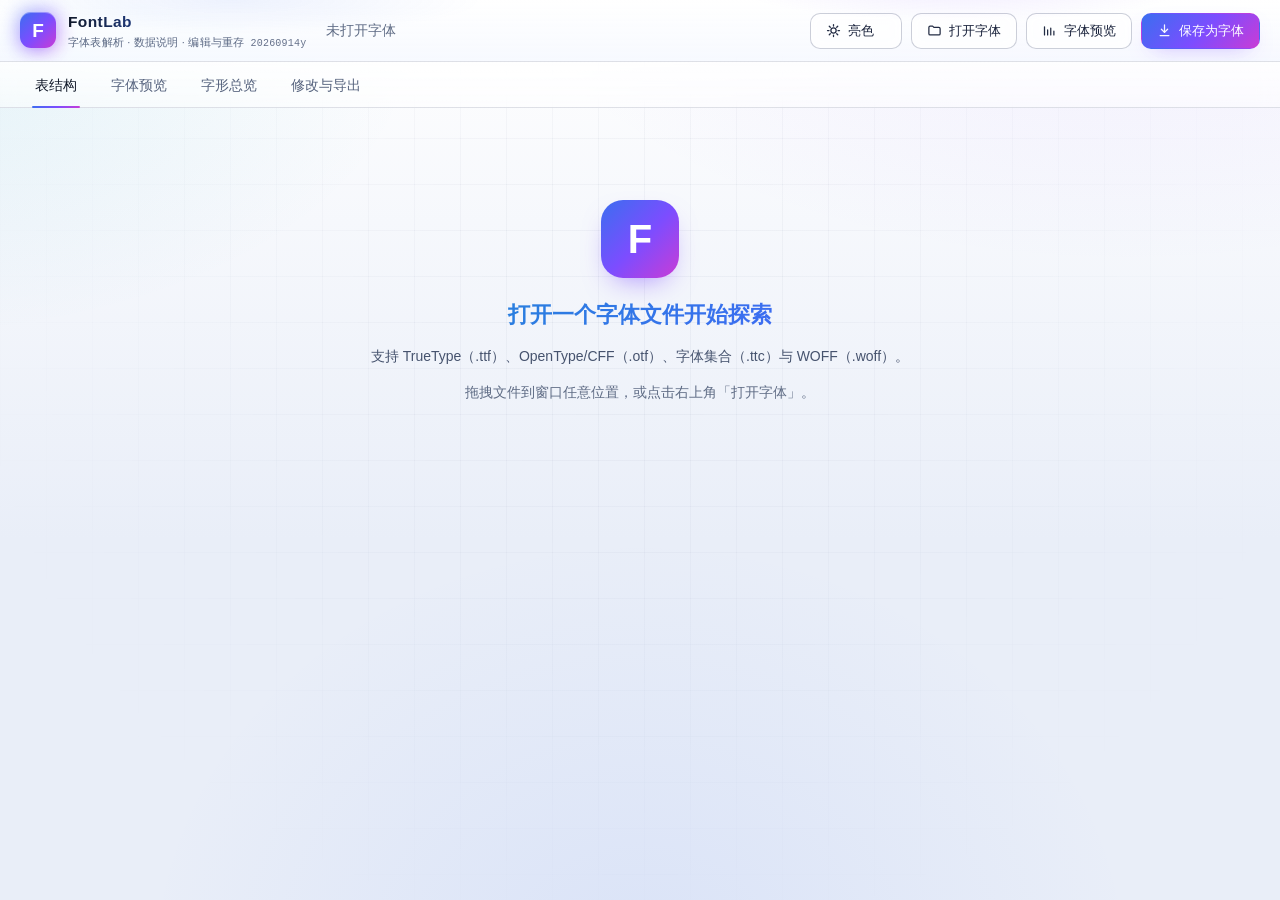
<file: html字体解析/index.html>
<!DOCTYPE html>
<html lang="zh-CN">
<head>
<meta charset="utf-8">
<meta name="viewport" content="width=device-width, initial-scale=1">
<meta name="theme-color" id="metaTheme" content="#070b16">
<title>FontLab · 字体表解析与编辑工具</title>
<script>
  /* 在样式表之前确定主题，避免首屏闪一下再切换 */
  (function () {
    try {
      var saved = localStorage.getItem('fontlab-theme');
      var t = saved === 'light' || saved === 'dark'
        ? saved
        : (window.matchMedia && window.matchMedia('(prefers-color-scheme: light)').matches ? 'light' : 'dark');
      document.documentElement.setAttribute('data-theme', t);
    } catch (e) {
      document.documentElement.setAttribute('data-theme', 'dark');
    }
  })();
</script>
<link rel="icon" href="data:image/svg+xml,%3Csvg xmlns='http://www.w3.org/2000/svg' viewBox='0 0 32 32'%3E%3Crect width='32' height='32' rx='7' fill='%233f7bff'/%3E%3Ctext x='16' y='23' font-family='Georgia,serif' font-size='20' font-weight='bold' text-anchor='middle' fill='white'%3EF%3C/text%3E%3C/svg%3E">
<link rel="stylesheet" href="css/style.css?v=20260914y">
</head>
<body class="view-tables">
<header class="topbar">
  <div class="brand">
    <span class="logo">F</span>
    <div>
      <div class="brand-title">FontLab</div>
      <div class="brand-sub">字体表解析 · 数据说明 · 编辑与重存<span id="buildTag" class="build-tag"></span></div>
    </div>
  </div>
  <div class="file-info" id="fileInfo"><span class="muted">未打开字体</span></div>
  <div class="actions">
    <input type="file" id="fileInput" accept=".ttf,.otf,.ttc,.woff,.otc,.ttf,.TTF,.OTF" hidden>
    <button class="btn" id="btnTheme" title="切换亮色 / 暗色主题（快捷键 T）" aria-label="切换主题">
      <svg class="bi" id="themeIcon" viewBox="0 0 24 24" fill="none" stroke="currentColor" stroke-width="2" stroke-linecap="round" stroke-linejoin="round"></svg>
      <span id="themeText">暗色</span>
    </button>
    <button class="btn" id="btnOpen"><svg class="bi" viewBox="0 0 24 24" fill="none" stroke="currentColor" stroke-width="2" stroke-linecap="round" stroke-linejoin="round"><path d="M3 7a2 2 0 0 1 2-2h4l2 2h8a2 2 0 0 1 2 2v8a2 2 0 0 1-2 2H5a2 2 0 0 1-2-2z"/></svg>打开字体</button>
    <button class="btn" id="btnPreview"><svg class="bi" viewBox="0 0 24 24" fill="none" stroke="currentColor" stroke-width="2" stroke-linecap="round" stroke-linejoin="round"><path d="M4 19V6M9 19V11M14 19V8M19 19v-6"/></svg>字体预览</button>
    <button class="btn primary" id="btnSave" title="Ctrl+S"><svg class="bi" viewBox="0 0 24 24" fill="none" stroke="currentColor" stroke-width="2" stroke-linecap="round" stroke-linejoin="round"><path d="M12 3v12"/><path d="m7 10 5 5 5-5"/><path d="M5 20h14"/></svg>保存为字体</button>
  </div>
</header>

<nav class="tabs" id="tabs">
  <button data-view="tables" class="active">表结构</button>
  <button data-view="preview">字体预览</button>
  <button data-view="glyphs">字形总览</button>
  <button data-view="changes">修改与导出</button>
</nav>

<main>
  <aside id="sidebar"></aside>
  <section id="content"></section>
</main>

<div id="dropzone"><div class="dz-inner">释放以打开字体文件<br><span class="muted">支持 .ttf / .otf / .ttc / .woff</span></div></div>
<div id="toasts"></div>

<script src="js/util.js?v=20260914y"></script>
<script src="js/binary.js?v=20260914y"></script>
<script src="js/sfnt.js?v=20260914y"></script>
<script src="js/tables/common.js?v=20260914y"></script>
<script src="js/tables/basic.js?v=20260914y"></script>
<script src="js/tables/os2.js?v=20260914y"></script>
<script src="js/tables/name.js?v=20260914y"></script>
<script src="js/tables/cmap.js?v=20260914y"></script>
<script src="js/glyf.js?v=20260914y"></script>
<script src="js/gvar.js?v=20260914y"></script>
<script src="js/tables/kern.js?v=20260914y"></script>
<script src="js/tables/layout.js?v=20260914y"></script>
<script src="js/tables/cff.js?v=20260914y"></script>
<script src="js/tables/misc.js?v=20260914y"></script>
<script src="js/font.js?v=20260914y"></script>
<script src="js/app.js?v=20260914y"></script>
</body>
</html>
</file>
<file: html字体解析/css/style.css>
/* =========================================================================
 * FontLab 样式表 —— 主题：暗色（默认）/ 亮色
 *
 * 所有颜色都收敛到 CSS 变量：切换 <html data-theme="light|dark"> 即可整体换肤，
 * 只有排版/尺寸类变量两套主题共用。两套配色的强调色也各有取舍：
 *   暗色 —— 亮蓝紫 + 深空底，适合长时间读写十六进制；
 *   亮色 —— 稍深的蓝紫 + 纸白底，保证在浅底上的对比度（WCAG 大致 ≥ 4.5:1）。
 * ========================================================================= */

/* ---------------- 共用变量（形状 / 排版 / 强调色语义） ---------------- */
:root {
  --mono: ui-monospace, SFMono-Regular, "SF Mono", Menlo, Consolas, "Liberation Mono", monospace;
  --radius: 14px;
  --radius-sm: 9px;
  --header-h: 62px;
  --stick-top: 118px;
}

/* ---------------- 暗色（默认） ---------------- */
:root,
:root[data-theme="dark"] {
  color-scheme: dark;

  --bg-0: #070b16;
  --bg-1: #0b1122;
  --bg-2: #111a30;
  --aura-1: rgba(160, 107, 255, .20);
  --aura-2: rgba(51, 214, 255, .14);
  --aura-3: rgba(91, 140, 255, .13);
  --grid-line: rgba(255, 255, 255, .022);

  --panel: rgba(255, 255, 255, .035);
  --panel-2: rgba(255, 255, 255, .06);
  --panel-solid: #101a2f;
  --surface-1: rgba(255, 255, 255, .05);
  --surface-2: rgba(255, 255, 255, .035);
  --surface-3: rgba(255, 255, 255, .016);
  --surface-4: rgba(255, 255, 255, .022);
  --hover: rgba(255, 255, 255, .10);
  --hover-border: rgba(255, 255, 255, .28);

  --inset-1: rgba(0, 0, 0, .28);
  --inset-2: rgba(0, 0, 0, .32);
  --inset-3: rgba(0, 0, 0, .45);
  --row-alt: rgba(255, 255, 255, .016);

  --line: rgba(255, 255, 255, .09);
  --line-2: rgba(255, 255, 255, .055);
  --line-strong: rgba(255, 255, 255, .16);

  --topbar-bg: linear-gradient(180deg, rgba(16, 24, 46, .92), rgba(10, 16, 32, .86));
  --tabs-bg: linear-gradient(180deg, rgba(10, 16, 32, .8), rgba(10, 16, 32, .35));
  --overlay-a: rgba(24, 34, 60, .96);
  --overlay-b: rgba(14, 20, 38, .96);
  --th-bg: linear-gradient(180deg, #1b2540, #151d33);
  --mini-th-bg: linear-gradient(180deg, #1b2540, rgba(24, 32, 57, .5));
  --dropzone-bg: radial-gradient(circle at 50% 40%, rgba(91, 140, 255, .22), rgba(5, 8, 18, .78));
  --matrix-head-line: rgba(255, 255, 255, .16);

  --ink: #e9eefb;
  --ink-2: #b6c2da;
  --muted: #7f8ca8;
  --ink-strong: #d8e3ff;
  --ink-chip: #d9e6ff;
  --ink-tag: #8fb0ff;
  --ink-tag-active: #cfe0ff;
  --ink-hex: #b9c7e4;
  --badge-ink: #d5e0ff;
  --sub-1: #8b98b4;
  --sub-2: #6f7d99;
  --sub-3: #93a1bd;
  --tab-idle: #9aa7c2;
  --tab-active: #ffffff;
  --placeholder: #6b7794;

  --accent: #5b8cff;
  --accent-2: #a06bff;
  --accent-3: #33d6ff;
  --accent-soft: rgba(91, 140, 255, .14);
  --grad: linear-gradient(135deg, #5b8cff 0%, #8b5cf6 52%, #d946ef 100%);
  --grad-2: linear-gradient(135deg, #33d6ff 0%, #5b8cff 60%, #a06bff 100%);
  --grad-text: linear-gradient(92deg, #fff, #c7d6ff 60%, #e5c8ff);
  --ok: #3ddc97;
  --warn: #ffc247;
  --danger: #ff6b6b;
  --danger-ink: #ffb4b4;
  --note-info-bg: linear-gradient(90deg, rgba(91, 140, 255, .14), rgba(91, 140, 255, .04));
  --note-info-ink: #cfe0ff;
  --note-warn-bg: linear-gradient(90deg, rgba(255, 194, 71, .14), rgba(255, 194, 71, .04));
  --note-warn-ink: #ffe4b0;

  --shadow-1: 0 1px 2px rgba(0, 0, 0, .35);
  --shadow-2: 0 10px 30px -12px rgba(0, 0, 0, .65);
  --shadow-glow: 0 0 0 1px rgba(91, 140, 255, .25), 0 8px 30px -8px rgba(91, 140, 255, .45);
  --brand-shadow: 0 6px 20px -6px rgba(139, 92, 246, .9);
  --cta-shadow: 0 8px 22px -10px rgba(139, 92, 246, .95);
  --cta-shadow-2: 0 12px 30px -10px rgba(139, 92, 246, 1);
  --glow-accent: rgba(91, 140, 255, 1);
  --card-top-line: linear-gradient(90deg, transparent, rgba(139, 92, 246, .55), rgba(91, 140, 255, .5), transparent);

  --scroll-thumb: linear-gradient(180deg, rgba(255, 255, 255, .20), rgba(255, 255, 255, .10));
  --scroll-thumb-hover: linear-gradient(180deg, rgba(91, 140, 255, .55), rgba(160, 107, 255, .45));
  --sel-bg: rgba(91, 140, 255, .35);
  --focus-ring: 0 0 0 3px rgba(91, 140, 255, .16);
  --wash-hover: rgba(91, 140, 255, .10);
  --wash-hover-soft: rgba(91, 140, 255, .055);
  --wash-hover-strong: rgba(91, 140, 255, .085);
  --wash-strong: rgba(91, 140, 255, .12);
  --selected-row: linear-gradient(90deg, rgba(91, 140, 255, .24), rgba(160, 107, 255, .16));
  --active-item: linear-gradient(90deg, rgba(91, 140, 255, .20), rgba(160, 107, 255, .09) 70%, transparent);
  --canvas-bg: radial-gradient(circle at 50% 45%, rgba(160, 107, 255, .14), rgba(0, 0, 0, .3));
  --gd-bg: radial-gradient(circle at 50% 40%, rgba(91, 140, 255, .13), rgba(0, 0, 0, .25));
  --preview-bg: radial-gradient(700px 220px at 12% 0%, rgba(91, 140, 255, .16), transparent 70%),
                linear-gradient(180deg, rgba(255, 255, 255, .05), rgba(255, 255, 255, .015));
  --cell-solid: #141d33;
  --swatch-border: rgba(255, 255, 255, .35);
  --swatch-shadow: 0 2px 8px -3px rgba(0, 0, 0, .9);
  --tag-glow: 0 0 12px rgba(91, 140, 255, .9);
  --dot-glow: 0 0 9px rgba(160, 107, 255, .95);
  --primary-sheen: linear-gradient(120deg, transparent 20%, rgba(255, 255, 255, .38), transparent 80%);
  --toast-error: linear-gradient(180deg, #ff6b6b, #b4264d);
  --toast-warn: linear-gradient(180deg, #ffc247, #d67b00);
  --toast-success: linear-gradient(180deg, #3ddc97, #128a5e);

  --glyph-solid: #ffffff;     /* 检查器里的字形轮廓：暗色主题用白 */
  --guide-base: #ff9f45;
  --guide-org: #49e0a0;
}

/* ---------------- 亮色 ---------------- */
:root[data-theme="light"] {
  color-scheme: light;

  --bg-0: #e9eef8;
  --bg-1: #ffffff;
  --bg-2: #e7ecf6;
  --aura-1: rgba(124, 77, 255, .10);
  --aura-2: rgba(10, 156, 192, .10);
  --aura-3: rgba(59, 110, 240, .09);
  --grid-line: rgba(23, 37, 84, .045);

  --panel: rgba(255, 255, 255, .78);
  --panel-2: rgba(255, 255, 255, .92);
  --panel-solid: #ffffff;
  --surface-1: rgba(255, 255, 255, .78);
  --surface-2: rgba(255, 255, 255, .55);
  --surface-3: rgba(23, 37, 84, .02);
  --surface-4: rgba(255, 255, 255, .45);
  --hover: rgba(23, 37, 84, .06);
  --hover-border: rgba(23, 37, 84, .22);

  --inset-1: rgba(23, 37, 84, .045);
  --inset-2: rgba(23, 37, 84, .06);
  --inset-3: rgba(23, 37, 84, .09);
  --row-alt: rgba(23, 37, 84, .025);

  --line: rgba(23, 37, 84, .14);
  --line-2: rgba(23, 37, 84, .085);
  --line-strong: rgba(23, 37, 84, .22);

  --topbar-bg: linear-gradient(180deg, rgba(255, 255, 255, .94), rgba(246, 249, 255, .9));
  --tabs-bg: linear-gradient(180deg, rgba(255, 255, 255, .88), rgba(255, 255, 255, .5));
  --overlay-a: rgba(255, 255, 255, .97);
  --overlay-b: rgba(247, 250, 255, .97);
  --th-bg: linear-gradient(180deg, #eef2fb, #e5ebf7);
  --mini-th-bg: linear-gradient(180deg, #eef2fb, rgba(229, 235, 247, .6));
  --dropzone-bg: radial-gradient(circle at 50% 40%, rgba(59, 110, 240, .16), rgba(230, 236, 248, .92));
  --matrix-head-line: rgba(23, 37, 84, .18);

  --ink: #17203a;
  --ink-2: #46536e;
  --muted: #5f6c85;
  --ink-strong: #22304d;
  --ink-chip: #26365a;
  --ink-tag: #2f5bd0;
  --ink-tag-active: #1f47b8;
  --ink-hex: #3c4a66;
  --badge-ink: #2a4a9e;
  --sub-1: #5c6a85;
  --sub-2: #64708a;
  --sub-3: #55637d;
  --tab-idle: #55627d;
  --tab-active: #101828;
  --placeholder: #838fa6;

  --accent: #3b6ef0;
  --accent-2: #7c4dff;
  --accent-3: #0a9cc0;
  --accent-soft: rgba(59, 110, 240, .12);
  --grad: linear-gradient(135deg, #3b6ef0 0%, #7c4dff 52%, #c93cd6 100%);
  --grad-2: linear-gradient(135deg, #0a9cc0 0%, #3b6ef0 60%, #7c4dff 100%);
  --grad-text: linear-gradient(92deg, #101828, #2f5bd0 60%, #7c4dff);
  --ok: #0f8a5f;
  --warn: #a86400;
  --danger: #d33b3b;
  --danger-ink: #b42626;
  --note-info-bg: linear-gradient(90deg, rgba(59, 110, 240, .12), rgba(59, 110, 240, .03));
  --note-info-ink: #1f3f8f;
  --note-warn-bg: linear-gradient(90deg, rgba(168, 100, 0, .12), rgba(168, 100, 0, .03));
  --note-warn-ink: #7a4a00;

  --shadow-1: 0 1px 2px rgba(23, 37, 84, .10);
  --shadow-2: 0 10px 30px -14px rgba(23, 37, 84, .28);
  --shadow-glow: 0 0 0 1px rgba(59, 110, 240, .18), 0 8px 30px -10px rgba(59, 110, 240, .3);
  --brand-shadow: 0 6px 18px -8px rgba(124, 77, 255, .5);
  --cta-shadow: 0 8px 22px -12px rgba(124, 77, 255, .55);
  --cta-shadow-2: 0 12px 28px -12px rgba(124, 77, 255, .65);
  --glow-accent: rgba(59, 110, 240, .45);
  --card-top-line: linear-gradient(90deg, transparent, rgba(124, 77, 255, .4), rgba(59, 110, 240, .35), transparent);

  --scroll-thumb: linear-gradient(180deg, rgba(23, 37, 84, .22), rgba(23, 37, 84, .12));
  --scroll-thumb-hover: linear-gradient(180deg, rgba(59, 110, 240, .5), rgba(124, 77, 255, .4));
  --sel-bg: rgba(59, 110, 240, .22);
  --focus-ring: 0 0 0 3px rgba(59, 110, 240, .18);
  --wash-hover: rgba(59, 110, 240, .07);
  --wash-hover-soft: rgba(59, 110, 240, .045);
  --wash-hover-strong: rgba(59, 110, 240, .07);
  --wash-strong: rgba(59, 110, 240, .1);
  --selected-row: linear-gradient(90deg, rgba(59, 110, 240, .16), rgba(124, 77, 255, .10));
  --active-item: linear-gradient(90deg, rgba(59, 110, 240, .14), rgba(124, 77, 255, .06) 70%, transparent);
  --canvas-bg: radial-gradient(circle at 50% 45%, rgba(124, 77, 255, .08), rgba(255, 255, 255, .55));
  --gd-bg: radial-gradient(circle at 50% 40%, rgba(59, 110, 240, .08), rgba(255, 255, 255, .6));
  --preview-bg: radial-gradient(700px 220px at 12% 0%, rgba(59, 110, 240, .10), transparent 70%),
                linear-gradient(180deg, rgba(255, 255, 255, .8), rgba(255, 255, 255, .5));
  --cell-solid: #ffffff;
  --swatch-border: rgba(23, 37, 84, .3);
  --swatch-shadow: 0 2px 6px -2px rgba(23, 37, 84, .45);
  --tag-glow: 0 0 10px rgba(59, 110, 240, .35);
  --dot-glow: 0 0 8px rgba(124, 77, 255, .55);
  --primary-sheen: linear-gradient(120deg, transparent 20%, rgba(255, 255, 255, .45), transparent 80%);
  --toast-error: linear-gradient(180deg, #e04545, #a01830);
  --toast-warn: linear-gradient(180deg, #d98700, #a35c00);
  --toast-success: linear-gradient(180deg, #12996b, #0a6b4b);

  --glyph-solid: #000000;     /* 检查器里的字形轮廓：亮色主题用黑 */
  --guide-base: #cf7010;
  --guide-org: #0f9b6c;
}

* { box-sizing: border-box; }
html, body { height: 100%; }
body {
  margin: 0;
  color: var(--ink);
  background:
    radial-gradient(1100px 620px at 88% -12%, var(--aura-1), transparent 60%),
    radial-gradient(900px 520px at -8% 4%, var(--aura-2), transparent 58%),
    radial-gradient(800px 700px at 50% 108%, var(--aura-3), transparent 62%),
    linear-gradient(180deg, var(--bg-1), var(--bg-0) 60%);
  background-attachment: fixed;
  font: 14px/1.55 -apple-system, BlinkMacSystemFont, "Segoe UI", "PingFang SC",
        "Hiragino Sans GB", "Microsoft YaHei", "Source Han Sans SC", sans-serif;
  -webkit-font-smoothing: antialiased;
}
body::before {
  /* 极淡的网格纹理，增加质感 */
  content: '';
  position: fixed; inset: 0; pointer-events: none; z-index: 0;
  background-image:
    linear-gradient(var(--grid-line) 1px, transparent 1px),
    linear-gradient(90deg, var(--grid-line) 1px, transparent 1px);
  background-size: 46px 46px, 46px 46px;
  mask-image: radial-gradient(circle at 50% 30%, #000 0%, transparent 78%);
}
main, .topbar, .tabs, #toasts, #dropzone { position: relative; z-index: 1; }

.muted { color: var(--muted); }
.small { font-size: 12px; }
.ok { color: var(--ok); }
.warn { color: var(--warn); }
::selection { background: var(--sel-bg); }

/* 滚动条 */
* { scrollbar-width: thin; scrollbar-color: var(--line-strong) transparent; }
::-webkit-scrollbar { width: 11px; height: 11px; }
::-webkit-scrollbar-track { background: transparent; }
::-webkit-scrollbar-thumb {
  background: var(--scroll-thumb);
  border-radius: 20px; border: 3px solid transparent; background-clip: padding-box;
}
::-webkit-scrollbar-thumb:hover { background: var(--scroll-thumb-hover); background-clip: padding-box; }

/* ---------------- 顶栏 ---------------- */
.topbar {
  display: flex; align-items: center; gap: 20px;
  height: var(--header-h); padding: 0 20px;
  background: var(--topbar-bg);
  border-bottom: 1px solid var(--line);
  backdrop-filter: blur(14px) saturate(140%);
  position: sticky; top: 0; z-index: 30;
  overflow: hidden;
}
.topbar::after {
  /* 顶部流光（亮色主题下减弱，避免脏） */
  content: '';
  position: absolute; left: -20%; right: -20%; top: -140%; height: 260%;
  background:
    radial-gradient(closest-side, var(--aura-3), transparent 70%) 12% 60%/40% 60% no-repeat,
    radial-gradient(closest-side, var(--aura-1), transparent 70%) 78% 40%/36% 60% no-repeat;
  animation: aurora 18s ease-in-out infinite alternate;
  pointer-events: none;
}
@keyframes aurora {
  0%   { transform: translate3d(-2%, 0, 0) scale(1); opacity: .85; }
  100% { transform: translate3d(3%, 2%, 0) scale(1.08); opacity: 1; }
}
.brand { display: flex; align-items: center; gap: 12px; min-width: 218px; }
.logo {
  width: 36px; height: 36px; border-radius: 11px; display: grid; place-items: center;
  background: var(--grad); font-weight: 800; font-size: 19px; color: #fff;
  box-shadow: var(--brand-shadow), inset 0 1px 0 rgba(255, 255, 255, .35);
  position: relative;
}
.logo::after {
  content: ''; position: absolute; inset: -3px; border-radius: 14px;
  background: var(--grad); filter: blur(9px); opacity: .45; z-index: -1;
}
.brand-title {
  font-weight: 750; letter-spacing: .4px; font-size: 15.5px;
  background: var(--grad-text);
  -webkit-background-clip: text; background-clip: text; color: transparent;
}
.brand-sub { font-size: 11px; color: var(--sub-1); letter-spacing: .2px; }
.build-tag { color: var(--sub-2); font-family: var(--mono); font-size: 10px; }

/* 轮廓预览（浏览器拒绝该字体时的兜底：由工具自己解析 glyf 轮廓绘制） */
.outline-svg { display: block; color: var(--ink-strong); max-width: 100%; height: auto; }
.pv-line .outline-svg { display: inline-block; vertical-align: middle; }
.pv-size { display: inline-block; min-width: 44px; color: var(--sub-2); font-family: var(--mono); font-size: 11px; }
.gc-outline { display: flex; align-items: center; justify-content: center; }
.outline-cell { width: 30px; height: 30px; color: var(--glyph-solid); }

/* 字形轮廓为纯色：暗色主题白、亮色主题黑（当前色由容器 color 决定） */
.guide-base { stroke: var(--guide-base); }
.guide-origin { stroke: var(--guide-org); }

.file-info { flex: 1; min-width: 0; }
.fi-name { font-weight: 650; font-size: 15px; white-space: nowrap; overflow: hidden; text-overflow: ellipsis; }
.fi-sub { font-size: 11.5px; color: var(--sub-3); white-space: nowrap; overflow: hidden; text-overflow: ellipsis; font-family: var(--mono); }
.fi-ttc { margin-top: 3px; }
.ttc-select {
  background: var(--surface-1); color: var(--ink); border: 1px solid var(--line-strong);
  border-radius: 8px; padding: 2px 8px; font-size: 12px;
}
.ttc-select:hover { border-color: var(--accent); }

.actions { display: flex; gap: 9px; }
.bi { width: 15px; height: 15px; flex: none; opacity: .95; }
.btn { display: inline-flex; align-items: center; gap: 7px; }

/* 按钮 */
.btn {
  position: relative; overflow: hidden;
  border: 1px solid var(--line-strong); background: var(--surface-1); color: var(--ink);
  padding: 8px 15px; border-radius: 10px; cursor: pointer; font-size: 13px; font-weight: 560;
  transition: transform .14s ease, box-shadow .2s ease, background .2s ease, border-color .2s ease;
  backdrop-filter: blur(6px);
}
.btn:hover { background: var(--hover); border-color: var(--hover-border); transform: translateY(-1px); }
.btn:active { transform: translateY(0) scale(.985); }
.btn.primary {
  background: var(--grad); border-color: transparent; color: #fff;
  box-shadow: var(--cta-shadow);
}
.btn.primary::after {
  content: ''; position: absolute; inset: 0;
  background: var(--primary-sheen);
  transform: translateX(-120%); transition: transform .6s ease;
}
.btn.primary:hover::after { transform: translateX(120%); }
.btn.primary:hover { box-shadow: var(--cta-shadow-2); }
.btn.tiny { padding: 3px 9px; font-size: 11.5px; border-radius: 7px; }
.btn.small { padding: 5px 11px; font-size: 12.5px; }
.btn.danger { color: var(--danger-ink); border-color: var(--danger); background: var(--accent-soft); background-image: none; }
.btn.danger:hover { border-color: var(--danger); }
/* 主题切换按钮 */
#btnTheme { min-width: 92px; }
#btnTheme .bi { transition: transform .35s cubic-bezier(.22, .8, .3, 1); }
#btnTheme:hover .bi { transform: rotate(35deg) scale(1.08); }
/* 有未保存修改时，保存按钮呼吸发光 */
#btnSave.has-changes {
  animation: pulseCTA 2.4s ease-in-out infinite;
}
@keyframes pulseCTA {
  0%, 100% { box-shadow: var(--cta-shadow); }
  50% { box-shadow: var(--cta-shadow-2); }
}

/* ---------------- 视图切换 ---------------- */
.tabs {
  display: flex; gap: 4px; padding: 6px 20px 0;
  background: var(--tabs-bg);
  backdrop-filter: blur(10px);
  border-bottom: 1px solid var(--line);
  position: sticky; top: var(--header-h); z-index: 29;
}
.tabs button {
  position: relative; background: none; border: none; color: var(--tab-idle);
  padding: 9px 15px 12px; cursor: pointer; font-size: 13.5px; font-weight: 560;
  transition: color .2s ease;
}
.tabs button:hover { color: var(--tab-active); }
.tabs button::after {
  content: ''; position: absolute; left: 12px; right: 12px; bottom: -1px; height: 2px;
  background: var(--grad); border-radius: 2px; opacity: 0; transform: scaleX(.4);
  transition: opacity .22s ease, transform .22s ease;
}
.tabs button.active { color: var(--tab-active); }
.tabs button.active::after { opacity: 1; transform: scaleX(1); }

/* ---------------- 主体 ---------------- */
main { display: grid; grid-template-columns: 336px minmax(0, 1fr); align-items: start; }
body:not(.view-tables) main { grid-template-columns: minmax(0, 1fr); }
body:not(.view-tables) #sidebar { display: none; }

#sidebar {
  position: sticky; top: calc(var(--header-h) + 44px); height: calc(100vh - var(--header-h) - 44px);
  overflow-y: auto; padding: 16px 14px;
  border-right: 1px solid var(--line);
  background: linear-gradient(180deg, var(--surface-2), var(--surface-3));
  backdrop-filter: blur(8px);
}
body:not(.has-font) #sidebar { display: none; }
body:not(.has-font) main { grid-template-columns: minmax(0, 1fr); }
.side-search {
  width: 100%; padding: 9px 12px 9px 32px; margin-bottom: 12px;
  border: 1px solid var(--line); border-radius: 10px; font-size: 13px;
  color: var(--ink); background: var(--inset-1) url("data:image/svg+xml,%3Csvg xmlns='http://www.w3.org/2000/svg' width='14' height='14' viewBox='0 0 24 24' fill='none' stroke='%237f8ca8' stroke-width='2.4' stroke-linecap='round'%3E%3Ccircle cx='11' cy='11' r='7'/%3E%3Cpath d='M20 20l-4-4'/%3E%3C/svg%3E") no-repeat 10px center;
  transition: border-color .2s ease, box-shadow .2s ease;
}
.side-search::placeholder { color: var(--placeholder); }
.side-search:focus { outline: none; border-color: var(--accent); box-shadow: var(--focus-ring); }

.table-list { display: flex; flex-direction: column; gap: 3px; }
.table-item {
  display: flex; gap: 11px; padding: 8px 10px; border-radius: 10px; cursor: pointer;
  border: 1px solid transparent; position: relative;
  transition: background .18s ease, border-color .18s ease, transform .18s ease;
}
.table-item::before {
  content: ''; position: absolute; left: 0; top: 20%; bottom: 20%; width: 2px; border-radius: 2px;
  background: var(--grad); opacity: 0; transition: opacity .2s ease, top .2s ease, bottom .2s ease;
}
.table-item:hover { background: var(--surface-1); transform: translateX(2px); }
.table-item.active {
  background: var(--active-item);
  border-color: var(--accent);
  box-shadow: inset 0 1px 0 var(--surface-1);
}
.table-item.active::before { opacity: 1; top: 12%; bottom: 12%; }
.ti-tag {
  font-family: var(--mono); font-size: 12px; font-weight: 700; color: var(--ink-tag);
  width: 54px; flex: none; letter-spacing: -.2px;
  display: flex; align-items: center; gap: 5px;
}
.table-item.active .ti-tag { color: var(--ink-tag-active); text-shadow: var(--tag-glow); }
.dot {
  width: 6px; height: 6px; border-radius: 50%; flex: none; background: var(--grad);
  box-shadow: var(--dot-glow); animation: pulseDot 1.9s ease-in-out infinite;
}
@keyframes pulseDot {
  0%, 100% { opacity: .5; transform: scale(.8); }
  50% { opacity: 1; transform: scale(1.18); }
}
.ti-body { min-width: 0; flex: 1; }
.ti-name { display: flex; align-items: center; gap: 6px; font-size: 13px; font-weight: 520; min-width: 0; }
.ti-label { overflow: hidden; text-overflow: ellipsis; white-space: nowrap; }
.ti-meta { font-size: 10.5px; color: var(--muted); font-family: var(--mono); }
.ti-badge {
  flex: none; padding: 0 6px; border-radius: 6px; font-size: 10px; line-height: 1.5;
  background: var(--note-warn-bg); color: var(--warn); border: 1px solid var(--line);
}
.ti-badge.info {
  background: var(--active-item);
  color: var(--badge-ink); border-color: var(--accent);
}
.side-footer { margin-top: 16px; padding: 12px 4px 0; border-top: 1px solid var(--line); }
.edit-count { font-size: 13px; margin-bottom: 8px; }
.edit-count b {
  display: inline-block; min-width: 22px; text-align: center; margin-left: 6px; padding: 1px 7px;
  border-radius: 20px; background: var(--grad); color: #fff; font-size: 12px;
  box-shadow: var(--cta-shadow);
}
.edit-list { max-height: 170px; overflow-y: auto; font-size: 11.5px; color: var(--ink-2); margin: 8px 0; }
.edit-item { padding: 4px 0; border-bottom: 1px dashed var(--line-2); white-space: nowrap; overflow: hidden; text-overflow: ellipsis; }
.edit-item b { color: var(--ink-tag); font-family: var(--mono); }

#content { padding: 20px 24px 90px; max-width: 1520px; }

/* ---------------- 卡片与分区 ---------------- */
.card {
  position: relative; margin-bottom: 16px; border-radius: var(--radius); overflow: hidden;
  background: linear-gradient(180deg, var(--surface-1), var(--surface-4));
  border: 1px solid var(--line);
  box-shadow: var(--shadow-1), var(--shadow-2);
  backdrop-filter: blur(6px);
  animation: cardIn .32s cubic-bezier(.22, .8, .3, 1) both;
}
@keyframes cardIn {
  from { opacity: 0; transform: translateY(9px); }
  to { opacity: 1; transform: none; }
}
.card::before {
  /* 顶部渐变发丝线 */
  content: ''; position: absolute; inset: 0 0 auto 0; height: 1px;
  background: var(--card-top-line);
  opacity: .8;
}
.card-head { padding: 15px 18px 12px; border-bottom: 1px solid var(--line-2); background: linear-gradient(180deg, var(--surface-2), transparent); }
.card-head h3 {
  margin: 0; font-size: 15px; font-weight: 680; letter-spacing: .2px;
  display: flex; align-items: center; gap: 9px;
}
.card-head h3::before {
  content: ''; width: 3px; height: 15px; border-radius: 3px; background: var(--grad);
  box-shadow: var(--brand-shadow); flex: none;
}
.card-desc { margin: 7px 0 0 12px; font-size: 12.5px; color: var(--ink-2); line-height: 1.65; }
.note { padding: 13px 18px; font-size: 13px; line-height: 1.7; border-left: 3px solid transparent; }
.note-info { background: var(--note-info-bg); border-left-color: var(--accent); color: var(--note-info-ink); }
.note-warn { background: var(--note-warn-bg); border-left-color: var(--warn); color: var(--note-warn-ink); }

.table-head { margin-bottom: 16px; }
.th-title { display: flex; align-items: baseline; gap: 11px; }
.th-tag {
  font-family: var(--mono); font-size: 24px; font-weight: 800; letter-spacing: -.5px;
  background: var(--grad-2); -webkit-background-clip: text; background-clip: text; color: transparent;
  filter: drop-shadow(0 3px 14px var(--glow-accent));
}
.th-name { font-size: 16px; font-weight: 660; }
.th-meta { font-size: 12px; color: var(--muted); margin-top: 5px; font-family: var(--mono); }
.th-meta b { color: var(--ink-2); font-weight: 600; }
.th-desc { margin: 9px 0 0; font-size: 13px; color: var(--ink-2); max-width: 96ch; line-height: 1.7; }

.subtabs { display: flex; gap: 7px; margin-bottom: 14px; }
.subtabs button {
  border: 1px solid var(--line-strong); background: var(--surface-2); color: var(--ink-2);
  padding: 6px 15px; border-radius: 20px; font-size: 12.5px; cursor: pointer;
  transition: all .2s ease;
}
.subtabs button:hover { color: var(--tab-active); border-color: var(--hover-border); transform: translateY(-1px); }
.subtabs button.active {
  color: #fff; border-color: transparent; background: var(--grad);
  box-shadow: var(--cta-shadow);
}

/* ---------------- 字段表 ---------------- */
.fields-table { width: 100%; border-collapse: collapse; }
.fields-table th {
  text-align: left; font-size: 11px; text-transform: uppercase; letter-spacing: .09em;
  color: var(--muted); font-weight: 650; padding: 9px 18px;
  border-bottom: 1px solid var(--line); background: var(--surface-2);
}
.fields-table td { padding: 11px 18px; border-bottom: 1px solid var(--line-2); vertical-align: top; }
.fields-table tr { transition: background .16s ease; }
.fields-table tr:hover { background: var(--wash-hover-soft); }
.fields-table tr.editable:hover { background: var(--wash-hover-strong); }
.fields-table .c1 { width: 22%; }
.fields-table .c2 { width: 27%; }
.fields-table .c3 { width: 51%; color: var(--ink-2); font-size: 12.5px; line-height: 1.7; }
.f-label { font-weight: 620; font-size: 13px; }
.f-name { font-family: var(--mono); font-size: 11.5px; color: var(--ink-tag); margin-top: 2px; }
.f-off { font-family: var(--mono); font-size: 10.5px; color: var(--muted); margin-top: 4px; }
.field-value { font-family: var(--mono); font-size: 12.5px; word-break: break-word; color: var(--ink-strong); }
.field-input, .cell-input {
  width: 100%; padding: 6px 9px; color: var(--ink); font-family: var(--mono); font-size: 12.5px;
  border: 1px solid var(--line-strong); border-radius: 8px;
  background: var(--inset-2);
  transition: border-color .18s ease, box-shadow .18s ease, background .18s ease;
}
.field-input:hover, .cell-input:hover { border-color: var(--hover-border); }
.field-input:focus, .cell-input:focus {
  outline: none; border-color: var(--accent); background: var(--inset-3);
  box-shadow: var(--focus-ring);
}
.field-display { font-size: 11.5px; color: var(--muted); margin-top: 5px; word-break: break-word; }
.bits { margin-top: 7px; display: flex; flex-wrap: wrap; gap: 5px; }
.chip {
  display: inline-block; padding: 2px 9px; border-radius: 20px; font-size: 11.5px;
  color: var(--ink-chip); background: linear-gradient(135deg, var(--accent-soft), transparent);
  border: 1px solid var(--accent);
}

/* ---------------- 左右分栏（如 glyf：字形列表 + 字形检查器） ---------------- */
.split-2col {
  display: grid;
  grid-template-columns: minmax(0, 1fr) minmax(340px, 44%);
  gap: 16px;
  align-items: start;
  margin-bottom: 16px;
}
.split-2col > .card { margin-bottom: 0; min-width: 0; }
/* 只用左栏（如「字形总览」未选中字形时），不预留右侧空间 */
.split-2col.one-col { grid-template-columns: minmax(0, 1fr); }
/* 右侧检查器 / 字形详情随页面滚动吸顶，便于边看列表边看字形 */
.split-2col > .card:last-child { position: sticky; top: var(--stick-top); }
/* 右栏里的字形详情改为上下排列（SVG + 尺寸表） */
.split-2col .glyph-detail { grid-template-columns: minmax(0, 1fr); gap: 12px; padding: 14px 16px 16px; }
.split-2col .gd-svg { height: 260px; }
/* 右栏较窄时，检查器内部改为上下排列 */
.split-2col .gi-body { grid-template-columns: minmax(0, 1fr); gap: 10px; padding: 12px 16px 16px; }
.split-2col .gi-canvas { height: 300px; }
.split-2col .gi-table { max-height: 340px; }
.split-2col .matrix-wrap { max-height: 720px; }
@media (max-width: 1150px) {
  .split-2col { grid-template-columns: minmax(0, 1fr); }
  .split-2col > .card:last-child { position: static; }
  .split-2col .gi-body { grid-template-columns: 300px minmax(0, 1fr); }
  .split-2col .gi-canvas { height: 300px; }
}

/* ---------------- 矩阵表 ---------------- */
.matrix-box { padding: 13px 16px 16px; }
.matrix-bar { display: flex; align-items: center; gap: 10px; flex-wrap: wrap; margin-bottom: 11px; }
.matrix-filter {
  padding: 7px 12px 7px 31px; min-width: 240px; font-size: 13px; color: var(--ink);
  border: 1px solid var(--line-strong); border-radius: 10px;
  background: var(--inset-2) url("data:image/svg+xml,%3Csvg xmlns='http://www.w3.org/2000/svg' width='14' height='14' viewBox='0 0 24 24' fill='none' stroke='%237f8ca8' stroke-width='2.4' stroke-linecap='round'%3E%3Ccircle cx='11' cy='11' r='7'/%3E%3Cpath d='M20 20l-4-4'/%3E%3C/svg%3E") no-repeat 10px center;
  transition: border-color .2s ease, box-shadow .2s ease;
}
.matrix-filter::placeholder { color: var(--placeholder); }
.matrix-filter:focus { outline: none; border-color: var(--accent); box-shadow: var(--focus-ring); }
.matrix-count { font-size: 12px; color: var(--muted); }
.matrix-count b { color: var(--ink-2); }
.matrix-wrap { overflow: auto; max-height: 640px; border: 1px solid var(--line); border-radius: 12px; background: var(--inset-1); }
.matrix-table { width: 100%; border-collapse: collapse; font-size: 12.5px; }
.matrix-table th {
  position: sticky; top: 0; z-index: 1; text-align: right; padding: 9px 11px;
  font-size: 11px; color: var(--ink-2); font-weight: 650; letter-spacing: .02em;
  background: var(--th-bg);
  border-bottom: 1px solid var(--matrix-head-line); white-space: nowrap;
}
.matrix-table th.left { text-align: left; }
.matrix-table td { padding: 6px 11px; border-bottom: 1px solid var(--line-2); text-align: right; }
.matrix-table td.left { text-align: left; }
.matrix-table tbody tr { transition: background .12s ease; }
.matrix-table tbody tr:nth-child(even) { background: var(--row-alt); }
.matrix-table tbody tr:hover { background: var(--wash-hover); }
.matrix-table tr.summary-row td { background: var(--wash-strong); color: var(--ink); font-weight: 560; }
.matrix-table tr.clickable { cursor: pointer; }
.matrix-table tr.selected td { background: var(--selected-row); }
.cell-input { max-width: 130px; }
.char-in-font { font-size: 18px; line-height: 1.2; }

/* ---------------- 十六进制 ---------------- */
.hex-view { padding: 0 16px 16px; font-family: var(--mono); font-size: 12.5px; overflow-x: auto; }
.hex-line { display: flex; gap: 12px; align-items: center; line-height: 2; }
.hex-line:hover .hex-off { color: var(--accent); }
.hex-off { color: var(--muted); transition: color .15s ease; }
.hex-bytes { display: flex; gap: 3px; }
.hex-byte {
  padding: 0 4px; border-radius: 5px; cursor: pointer; color: var(--ink-hex);
  background: var(--surface-1);
  transition: background .14s ease, color .14s ease, transform .14s ease;
}
.hex-byte:hover { background: var(--accent); color: #fff; transform: translateY(-1px); }
.hex-pad { display: inline-block; width: 24px; }
.hex-ascii { color: var(--muted); letter-spacing: 1px; }
.hex-input { width: 36px; font-family: var(--mono); font-size: 12.5px; padding: 0 3px; color: var(--ink); background: var(--panel-solid); border: 1px solid var(--accent); border-radius: 4px; }

/* ---------------- 选项 / 空态 ---------------- */
.options { display: flex; flex-direction: column; gap: 9px; padding: 14px 18px; }
.opt { display: flex; gap: 9px; align-items: flex-start; font-size: 12.5px; color: var(--ink-2); }
.opt input[type=checkbox] { accent-color: var(--accent-2); width: 15px; height: 15px; margin-top: 1px; }
.empty-state { padding: 72px 20px; text-align: center; color: var(--ink-2); }
.empty-state h2 {
  font-size: 22px; margin-bottom: 10px; font-weight: 700;
  background: var(--grad-2); -webkit-background-clip: text; background-clip: text; color: transparent;
}
.empty-state::before {
  content: 'F'; display: block; width: 78px; height: 78px; margin: 0 auto 20px; line-height: 78px;
  border-radius: 22px; font-size: 40px; font-weight: 800; color: #fff;
  background: var(--grad); box-shadow: var(--cta-shadow-2);
  animation: floaty 4.5s ease-in-out infinite;
}
@keyframes floaty { 0%, 100% { transform: translateY(0); } 50% { transform: translateY(-7px); } }

/* ---------------- 预览 ---------------- */
.preview-text {
  width: 100%; min-height: 132px; padding: 11px 13px; font-size: 13.5px; line-height: 1.7;
  font-family: inherit; resize: vertical; overflow-y: hidden;
  color: var(--ink); border: 1px solid var(--line-strong); border-radius: 11px;
  background: var(--inset-2);
}
.preview-text:focus { outline: none; border-color: var(--accent); box-shadow: var(--focus-ring); }
.preview-sample {
  margin: 14px 16px; padding: 22px 20px; font-size: 32px; line-height: 1.5; white-space: pre-wrap;
  border-radius: 14px; border: 1px solid var(--line);
  background: var(--preview-bg);
  box-shadow: inset 0 1px 0 var(--surface-1);
}
.preview-multi { padding: 4px 16px 18px; }

/* 可变字体轴滑块 */
.axes-panel { margin: 12px 16px 2px; padding: 12px 14px; border: 1px solid var(--line); border-radius: 12px; background: var(--surface-2); }
.axes-head { display: flex; align-items: center; gap: 10px; flex-wrap: wrap; margin-bottom: 10px; }
.axes-title { font-size: 12.5px; font-weight: 650; }
.axes-hint { font-size: 11px; color: var(--muted); }
.axes-state { margin: -4px 0 6px; padding: 5px 9px; border-radius: 8px; background: var(--accent-soft); color: var(--ink-2); }
.axes-diag { margin: -2px 0 10px; font-family: var(--mono); font-size: 10.5px; color: var(--muted); }
.axes-instance {
  padding: 4px 8px; font-size: 12px; color: var(--ink); border-radius: 8px;
  border: 1px solid var(--line-strong); background: var(--inset-1); max-width: 220px;
}
.axes-instance:disabled { opacity: .45; }
.axes-rows { display: flex; flex-direction: column; gap: 8px; }
.axis-row { display: grid; grid-template-columns: 150px minmax(0, 1fr) 64px; gap: 10px; align-items: center; }
.axis-name { min-width: 0; display: flex; flex-direction: column; }
.axis-name b { font-family: var(--mono); font-size: 12px; color: var(--ink-tag); }
.axis-label { font-size: 11px; color: var(--muted); overflow: hidden; text-overflow: ellipsis; white-space: nowrap; }
.axis-val { font-family: var(--mono); font-size: 12px; text-align: right; color: var(--ink-strong); }
.axis-range { width: 100%; accent-color: var(--accent); height: 20px; }
.pv-line { white-space: pre-wrap; overflow: hidden; text-overflow: ellipsis; line-height: 1.4; color: var(--ink); }

/* ---------------- 字形网格 ---------------- */
.glyph-grid { display: grid; grid-template-columns: repeat(auto-fill, minmax(76px, 1fr)); gap: 7px; padding: 0 16px 16px; }
.glyph-cell {
  border: 1px solid var(--line); border-radius: 11px; padding: 7px 4px; text-align: center; cursor: pointer;
  background: linear-gradient(180deg, var(--surface-1), var(--surface-4));
  transition: transform .16s ease, box-shadow .2s ease, border-color .2s ease;
}
.glyph-cell:hover {
  transform: translateY(-3px); border-color: var(--accent);
  box-shadow: 0 12px 26px -14px var(--glow-accent);
}
.glyph-cell.selected {
  border-color: transparent;
  background: linear-gradient(var(--cell-solid), var(--cell-solid)) padding-box, var(--grad) border-box;
  box-shadow: 0 0 0 1px var(--accent), 0 14px 30px -14px var(--glow-accent);
}
.gc-char { font-size: 31px; line-height: 1.25; overflow: hidden; height: 42px; }
.gc-meta { font-size: 10.5px; color: var(--muted); font-family: var(--mono); }
.glyph-nav { display: flex; gap: 8px; align-items: center; }
.glyph-detail { display: grid; grid-template-columns: 340px minmax(0, 1fr); gap: 16px; padding: 16px; }
.gd-svg {
  border: 1px solid var(--line); border-radius: 12px; padding: 8px; height: 320px;
  background: var(--gd-bg);
  color: var(--glyph-solid);      /* 轮廓纯色：暗色=白，亮色=黑 */
}

/* ---------------- 字形检查器 ---------------- */
.glyph-inspector { display: block; }
.gi-head { display: flex; align-items: center; gap: 8px; padding: 13px 16px 0; font-size: 13px; }
.gi-input {
  width: 132px; padding: 5px 9px; font-family: var(--mono); color: var(--ink);
  border: 1px solid var(--line-strong); border-radius: 8px; background: var(--inset-2);
}
.gi-input:focus { outline: none; border-color: var(--accent); box-shadow: var(--focus-ring); }
.gi-label { font-weight: 620; color: var(--ink-chip); }
.gi-body { display: grid; grid-template-columns: 380px minmax(0, 1fr); gap: 16px; padding: 13px 16px 16px; }
.gi-canvas {
  border: 1px solid var(--line); border-radius: 12px; height: 380px; overflow: hidden;
  background: var(--canvas-bg);
  box-shadow: inset 0 1px 0 var(--surface-1);
  color: var(--glyph-solid);      /* 轮廓纯色：暗色=白，亮色=黑 */
}
.gi-table { max-height: 380px; overflow: auto; }
.gi-bbox { display: flex; gap: 10px; align-items: center; padding: 9px 0; font-size: 12px; }
.gi-bbox input { width: 82px; }
.mini-table { width: 100%; border-collapse: collapse; font-size: 12.5px; }
.mini-table th {
  text-align: left; font-size: 11px; color: var(--ink-2); font-weight: 640; padding: 5px 8px;
  border-bottom: 1px solid var(--line); position: sticky; top: 0;
  background: var(--mini-th-bg);
}
.mini-table td { padding: 4px 8px; border-bottom: 1px solid var(--line-2); }
.mini-table td input { width: 74px; }
.point-toolbar { font-size: 12.5px; color: var(--ink-2); padding: 4px 0 9px; }
.pair-editor { padding: 15px 16px; }
.pe-row { display: flex; gap: 12px; align-items: flex-end; flex-wrap: wrap; }
.pe-row label { display: flex; flex-direction: column; gap: 5px; font-size: 12px; color: var(--ink-2); }
.pe-row input {
  width: 112px; padding: 7px 9px; font-family: var(--mono); color: var(--ink);
  border: 1px solid var(--line-strong); border-radius: 8px; background: var(--inset-2);
}
.pe-row input:focus { outline: none; border-color: var(--accent); box-shadow: var(--focus-ring); }
#pe-msg { margin: 9px 0 0; }

.swatch {
  display: inline-block; width: 24px; height: 15px; border-radius: 4px;
  border: 1px solid var(--swatch-border); vertical-align: middle;
  box-shadow: var(--swatch-shadow);
}

/* ---------------- 拖拽 / 提示 ---------------- */
#dropzone {
  position: fixed; inset: 0; display: none; place-items: center; z-index: 100;
  background: var(--dropzone-bg);
  backdrop-filter: blur(7px);
}
#dropzone.show { display: grid; }
.dz-inner {
  padding: 44px 72px; border-radius: 20px; font-size: 18px; font-weight: 650; text-align: center;
  color: var(--ink);
  background: linear-gradient(180deg, var(--overlay-a), var(--overlay-b));
  border: 1px dashed var(--accent);
  box-shadow: 0 30px 90px -30px var(--glow-accent);
  animation: cardIn .25s ease both;
}
#toasts { position: fixed; right: 20px; bottom: 20px; z-index: 200; display: flex; flex-direction: column; gap: 9px; max-width: 540px; }
.toast {
  position: relative; padding: 11px 16px 11px 18px; border-radius: 12px; font-size: 13px; line-height: 1.55;
  color: var(--ink); border: 1px solid var(--line-strong);
  background: linear-gradient(180deg, var(--overlay-a), var(--overlay-b));
  box-shadow: var(--shadow-2); backdrop-filter: blur(10px);
  opacity: 0; transform: translateX(14px); transition: .28s cubic-bezier(.22, .8, .3, 1);
  overflow: hidden;
}
.toast::before { content: ''; position: absolute; left: 0; top: 0; bottom: 0; width: 3px; background: var(--grad); }
.toast.show { opacity: 1; transform: none; }
.toast.error::before { background: var(--toast-error); }
.toast.warn::before { background: var(--toast-warn); }
.toast.success::before { background: var(--toast-success); }

/* 主题切换时的过渡（只对颜色类属性生效，避免布局抖动） */
body, .topbar, .tabs, .card, .btn, .field-input, .cell-input, .matrix-table th, .matrix-wrap {
  transition: background-color .25s ease, border-color .25s ease, color .25s ease;
}

/* ---------------- 响应式 ---------------- */
@media (max-width: 900px) {
  main { grid-template-columns: minmax(0, 1fr); }
  #sidebar { display: none; }
  .gi-body, .glyph-detail { grid-template-columns: minmax(0, 1fr); }
  .th-tag { font-size: 20px; }
}
@media (prefers-reduced-motion: reduce) {
  * { animation-duration: .01ms !important; transition-duration: .01ms !important; }
}
</file>
